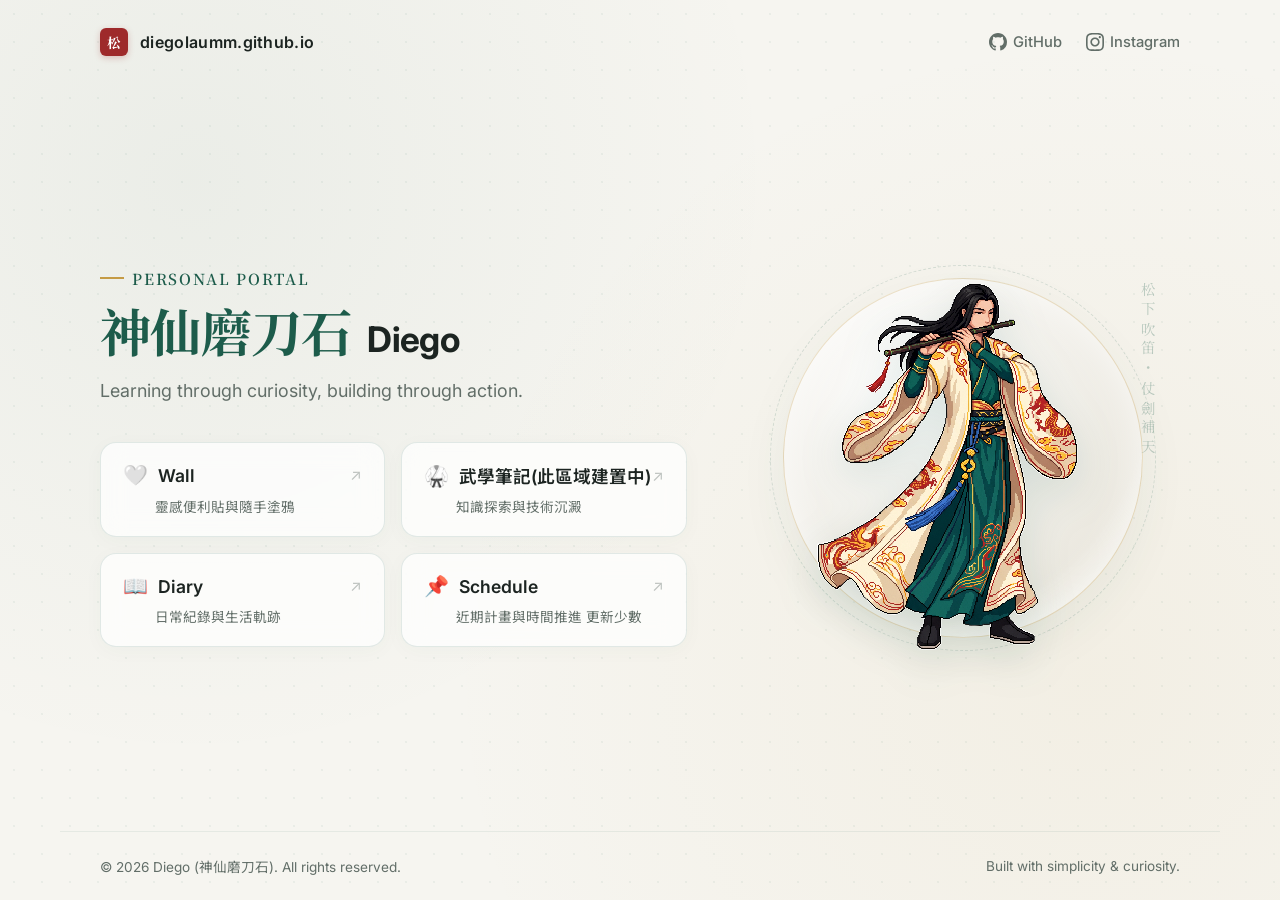
<file: index.html>
<!DOCTYPE html>
<html lang="zh-TW">
<head>
    <meta charset="UTF-8">
    <meta name="viewport" content="width=device-width, initial-scale=1.0">
    <title>Diego | 神仙磨刀石</title>
    <link rel="preconnect" href="https://fonts.googleapis.com">
    <link rel="preconnect" href="https://fonts.gstatic.com" crossorigin>
    <link href="https://fonts.googleapis.com/css2?family=Inter:wght@400;500;600;700&family=Noto+Sans+TC:wght@400;500;700&family=Noto+Serif+TC:wght@500;600;700&display=swap" rel="stylesheet">
    
    <style>
        :root {
            --bg-paper: #f6f5f0;         /* 宣紙暖白（吃掉去背白邊的關鍵） */
            --bg-subtle: #eceae2;        /* 淺米灰 */
            --text-main: #1c2421;        /* 濃墨黑 */
            --text-muted: #626e68;       /* 蒼松灰 */
            --accent-pine: #1d5c4b;      /* 松針綠 */
            --accent-gold: #c59b45;      /* 赤金 */
            --card-surface: rgba(255, 255, 255, 0.72);
            --border-light: rgba(29, 92, 75, 0.12);
        }

        * {
            box-sizing: border-box;
            margin: 0;
            padding: 0;
        }

        body {
            font-family: 'Inter', 'Noto Sans TC', sans-serif;
            background-color: var(--bg-paper);
            /* 極淡的宣紙網點與環境光，讓外圍有質感卻不雜亂 */
            background-image: 
                radial-gradient(circle at 15% 20%, rgba(29, 92, 75, 0.05) 0%, transparent 45%),
                radial-gradient(circle at 85% 75%, rgba(197, 155, 69, 0.07) 0%, transparent 50%),
                radial-gradient(rgba(29, 92, 75, 0.06) 1px, transparent 1px);
            background-size: 100% 100%, 100% 100%, 28px 28px;
            color: var(--text-main);
            min-height: 100vh;
            display: flex;
            flex-direction: column;
            justify-content: space-between;
            overflow-x: hidden;
        }

        /* 1. 頂部導覽列：撐開網頁格局，告別「小名片感」 */
        .site-header {
            width: 100%;
            max-width: 1160px;
            margin: 0 auto;
            padding: 28px 40px;
            display: flex;
            align-items: center;
            justify-content: space-between;
            z-index: 2;
        }

        .brand-logo {
            display: flex;
            align-items: center;
            gap: 12px;
            text-decoration: none;
            color: var(--text-main);
        }

        /* 紅色小印章圖騰 */
        .seal-mark {
            width: 28px;
            height: 28px;
            background-color: #9e2a2b;
            color: #fff;
            font-family: 'Noto Serif TC', serif;
            font-size: 0.85rem;
            font-weight: 700;
            display: flex;
            align-items: center;
            justify-content: center;
            border-radius: 6px;
            letter-spacing: 0;
            box-shadow: 0 2px 6px rgba(158, 42, 43, 0.25);
        }

        .brand-text {
            font-weight: 600;
            font-size: 1rem;
            letter-spacing: 0.02em;
        }

        .header-socials {
            display: flex;
            align-items: center;
            gap: 24px;
        }

        .header-socials a {
            display: inline-flex;
            align-items: center;
            gap: 6px;
            color: var(--text-muted);
            text-decoration: none;
            font-size: 0.92rem;
            font-weight: 500;
            transition: color 0.2s ease;
        }

        .header-socials a:hover {
            color: var(--accent-pine);
        }

        .header-socials svg {
            width: 18px;
            height: 18px;
            fill: currentColor;
        }

        /* 2. 中央主視覺區：無邊框開闊佈局 */
        .hero-container {
            width: 100%;
            max-width: 1160px;
            margin: 0 auto;
            padding: 20px 40px;
            display: grid;
            grid-template-columns: 1.15fr 0.85fr;
            align-items: center;
            gap: 60px;
            flex: 1;
            z-index: 1;
        }

        /* 左側：文字與 2x2 導覽矩陣 */
        .hero-content {
            display: flex;
            flex-direction: column;
        }

        .subtitle-tag {
            display: inline-flex;
            align-items: center;
            gap: 8px;
            font-family: 'Noto Serif TC', serif;
            color: var(--accent-pine);
            font-size: 0.95rem;
            font-weight: 600;
            letter-spacing: 0.12em;
            margin-bottom: 12px;
        }

        .subtitle-tag::before {
            content: "";
            display: inline-block;
            width: 24px;
            height: 2px;
            background-color: var(--accent-gold);
        }

        .main-title {
            font-size: 2.2rem;
            font-weight: 700;
            letter-spacing: -0.02em;
            line-height: 1.15;
            margin-bottom: 16px;
            display: flex;
            align-items: baseline;
            gap: 16px;
            flex-wrap: wrap;
        }

        .main-title .zh-title {
            font-family: 'Noto Serif TC', serif;
            font-size: 3.2rem;
            color: var(--accent-pine);
            font-weight: 700;
        }

        .bio-quote {
            color: var(--text-muted);
            font-size: 1.12rem;
            line-height: 1.7;
            margin-bottom: 36px;
            max-width: 520px;
        }

        /* 2x2 導覽方塊：比單排按鈕更有網站感 */
        .portal-grid {
            display: grid;
            grid-template-columns: repeat(2, 1fr);
            gap: 16px;
        }

        .portal-card {
            display: flex;
            flex-direction: column;
            justify-content: space-between;
            padding: 20px 22px;
            background: var(--card-surface);
            backdrop-filter: blur(12px);
            -webkit-backdrop-filter: blur(12px);
            border: 1px solid var(--border-light);
            border-radius: 16px;
            text-decoration: none;
            color: var(--text-main);
            transition: all 0.28s cubic-bezier(0.2, 0.8, 0.2, 1);
            box-shadow: 0 4px 20px rgba(29, 92, 75, 0.03);
        }

        .portal-top {
            display: flex;
            align-items: center;
            justify-content: space-between;
            margin-bottom: 8px;
        }

        .portal-title-group {
            display: flex;
            align-items: center;
            gap: 10px;
            font-weight: 600;
            font-size: 1.1rem;
        }

        .portal-icon {
            font-size: 1.25rem;
        }

        .portal-arrow {
            color: var(--text-muted);
            font-size: 0.95rem;
            opacity: 0.4;
            transition: all 0.25s ease;
        }

        .portal-desc {
            font-size: 0.85rem;
            color: var(--text-muted);
            padding-left: 32px;
        }

        .portal-card:hover {
            transform: translateY(-4px);
            background: #ffffff;
            border-color: var(--accent-pine);
            box-shadow: 0 12px 28px rgba(29, 92, 75, 0.09);
        }

        .portal-card:hover .portal-title-group {
            color: var(--accent-pine);
        }

        .portal-card:hover .portal-arrow {
            opacity: 1;
            transform: translate(3px, -3px);
            color: var(--accent-pine);
        }

        /* 右側：淺色月暈角色舞台（完美解決去背白邊！） */
        .hero-visual {
            position: relative;
            display: flex;
            align-items: center;
            justify-content: center;
            min-height: 420px;
        }

        /* 淺色宣紙月暈背板：讓白邊融入淺底 */
        .moon-backdrop {
            position: absolute;
            width: 360px;
            height: 360px;
            border-radius: 50%;
            background: radial-gradient(circle at 35% 30%, #ffffff 0%, #ebe8df 70%, rgba(229, 232, 227, 0.4) 100%);
            border: 1px solid rgba(197, 155, 69, 0.25);
            box-shadow: inset 0 0 40px rgba(255, 255, 255, 0.8), 0 20px 50px rgba(29, 92, 75, 0.06);
            z-index: 0;
        }

        /* 外圈微細金環 */
        .moon-backdrop::after {
            content: "";
            position: absolute;
            inset: -14px;
            border-radius: 50%;
            border: 1px dashed rgba(29, 92, 75, 0.15);
            pointer-events: none;
        }

        /* 背景直排書法感小字（極淡點綴，增加東方韻味） */
        .vertical-watermark {
            position: absolute;
            right: 5%;
            top: 8%;
            writing-mode: vertical-rl;
            font-family: 'Noto Serif TC', serif;
            font-size: 0.9rem;
            letter-spacing: 0.4em;
            color: rgba(29, 92, 75, 0.28);
            user-select: none;
            z-index: 1;
        }

        .character-img {
            position: relative;
            z-index: 2;
            width: 100%;
            max-width: 310px;
            height: auto;
            object-fit: contain;
            /* 保持像素銳利 */
            image-rendering: -moz-crisp-edges;
            image-rendering: crisp-edges;
            image-rendering: pixelated;
            /* 柔和的淺底陰影，不會讓白邊變明顯 */
            filter: drop-shadow(0 14px 22px rgba(29, 92, 75, 0.14));
            animation: gentle-float 5s ease-in-out infinite;
        }

        @keyframes gentle-float {
            0%, 100% { transform: translateY(0px); }
            50% { transform: translateY(-8px); }
        }

        /* 3. 底部極簡狀態列 */
        .site-footer {
            width: 100%;
            max-width: 1160px;
            margin: 0 auto;
            padding: 24px 40px;
            display: flex;
            align-items: center;
            justify-content: space-between;
            color: var(--text-muted);
            font-size: 0.85rem;
            border-top: 1px solid rgba(29, 92, 75, 0.08);
            z-index: 2;
        }

        /* 響應式：平板與手機版自動調整 */
        @media (max-width: 860px) {
            .site-header {
                padding: 20px 24px;
            }

            .hero-container {
                grid-template-columns: 1fr;
                padding: 16px 24px 40px 24px;
                gap: 32px;
                text-align: center;
            }

            .hero-visual {
                order: -1;
                min-height: 260px;
            }

            .moon-backdrop {
                width: 240px;
                height: 240px;
            }

            .character-img {
                max-width: 200px;
            }

            .vertical-watermark {
                display: none;
            }

            .hero-content {
                align-items: center;
            }

            .main-title {
                justify-content: center;
                font-size: 2.5rem;
            }

            .main-title .zh-title {
                font-size: 1.8rem;
            }

            .portal-grid {
                width: 100%;
                max-width: 500px;
                text-align: left;
            }

            .site-footer {
                flex-direction: column;
                gap: 8px;
                padding: 20px 24px;
                text-align: center;
            }
        }

        @media (max-width: 520px) {
            .portal-grid {
                grid-template-columns: 1fr;
            }
        }
    </style>
</head>
<body>

    <!-- 頂部導覽列 -->
    <header class="site-header">
        <a href="./" class="brand-logo">
            <span class="seal-mark">松</span>
            <span class="brand-text">diegolaumm.github.io</span>
        </a>
        <div class="header-socials">
            <a href="https://github.com/diegolaumm" target="_blank" rel="noopener">
                <svg viewBox="0 0 24 24"><path d="M12 0C5.37 0 0 5.37 0 12c0 5.31 3.435 9.795 8.205 11.385.6.105.825-.255.825-.57 0-.285-.015-1.23-.015-2.235-3.015.555-3.795-.735-4.035-1.41-.135-.345-.72-1.41-1.23-1.695-.42-.225-1.02-.78-.015-.795.945-.015 1.62.87 1.845 1.23 1.08 1.815 2.805 1.305 3.495.99.105-.78.42-1.305.765-1.605-2.67-.3-5.46-1.335-5.46-5.925 0-1.305.465-2.385 1.23-3.225-.12-.3-.54-1.53.12-3.18 0 0 1.005-.315 3.3 1.23.96-.27 1.98-.405 3-.405s2.04.135 3 .405c2.295-1.56 3.3-1.23 3.3-1.23.66 1.65.24 2.88.12 3.18.765.84 1.23 1.905 1.23 3.225 0 4.605-2.805 5.625-5.475 5.925.435.375.81 1.095.81 2.22 0 1.605-.015 2.895-.015 3.3 0 .315.225.69.825.57A12.02 12.02 0 0024 12c0-6.63-5.37-12-12-12z"/></svg>
                GitHub
            </a>
            <a href="#" target="_blank" rel="noopener">
                <svg viewBox="0 0 24 24"><path d="M12 2.163c3.204 0 3.584.012 4.85.07 3.252.148 4.771 1.691 4.919 4.919.058 1.265.069 1.645.069 4.849 0 3.205-.012 3.584-.069 4.849-.149 3.225-1.664 4.771-4.919 4.919-1.266.058-1.644.07-4.85.07-3.204 0-3.584-.012-4.849-.07-3.26-.149-4.771-1.699-4.919-4.92-.058-1.265-.07-1.644-.07-4.849 0-3.204.013-3.583.07-4.849.149-3.227 1.664-4.771 4.919-4.919 1.266-.057 1.645-.069 4.849-.069zm0-2.163c-3.259 0-3.667.014-4.947.072-4.358.2-6.78 2.618-6.98 6.98-.059 1.281-.073 1.689-.073 4.948 0 3.259.014 3.668.072 4.948.2 4.358 2.618 6.78 6.98 6.98 1.281.058 1.689.072 4.948.072 3.259 0 3.668-.014 4.948-.072 4.354-.2 6.782-2.618 6.979-6.98.059-1.28.073-1.689.073-4.948 0-3.259-.014-3.667-.072-4.947-.196-4.354-2.617-6.78-6.979-6.98-1.281-.059-1.69-.073-4.949-.073zm0 5.838c-3.403 0-6.162 2.759-6.162 6.162s2.759 6.163 6.162 6.163 6.162-2.759 6.162-6.163c0-3.403-2.759-6.162-6.162-6.162zm0 10.162c-2.209 0-4-1.79-4-4 0-2.209 1.791-4 4-4s4 1.791 4 4c0 2.21-1.791 4-4 4zm6.406-11.845c-.796 0-1.441.645-1.441 1.44s.645 1.44 1.441 1.44c.795 0 1.439-.645 1.439-1.44s-.644-1.44-1.439-1.44z"/></svg>
                Instagram
            </a>
        </div>
    </header>

    <!-- 中央主視覺與導覽 -->
    <main class="hero-container">
        <!-- 左側文字與 2x2 傳送門 -->
        <section class="hero-content">
            <div class="subtitle-tag">PERSONAL PORTAL</div>
            <h1 class="main-title">
	 <span class="zh-title">神仙磨刀石</span>
                <span>Diego</span>
            </h1>
            <p class="bio-quote">Learning through curiosity, building through action.</p>

            <nav class="portal-grid">
                <a href="./wall/" class="portal-card">
                    <div class="portal-top">
                        <span class="portal-title-group">
                            <span class="portal-icon">🤍</span>
                            <span>Wall</span>
                        </span>
                        <span class="portal-arrow">↗</span>
                    </div>
                    <span class="portal-desc">靈感便利貼與隨手塗鴉</span>
                </a>

                <a href="./wuxue/" class="portal-card">
                    <div class="portal-top">
                        <span class="portal-title-group">
                            <span class="portal-icon">🥋</span>
                            <span>武學筆記(此區域建置中)</span>
                        </span>
                        <span class="portal-arrow">↗</span>
                    </div>
                    <span class="portal-desc">知識探索與技術沉澱</span>
                </a>

                <a href="./wall/daily/" class="portal-card">
                    <div class="portal-top">
                        <span class="portal-title-group">
                            <span class="portal-icon">📖</span>
                            <span>Diary</span>
                        </span>
                        <span class="portal-arrow">↗</span>
                    </div>
                    <span class="portal-desc">日常紀錄與生活軌跡</span>
                </a>

                <a href="./schedule/" class="portal-card">
                    <div class="portal-top">
                        <span class="portal-title-group">
                            <span class="portal-icon">📌</span>
                            <span>Schedule</span>
                        </span>
                        <span class="portal-arrow">↗</span>
                    </div>
                    <span class="portal-desc">近期計畫與時間推進 更新少數</span>
                </a>
            </nav>
        </section>

        <!-- 右側淺色月暈角色舞台 -->
        <section class="hero-visual">
            <div class="moon-backdrop"></div>
            <div class="vertical-watermark">松下吹笛・仗劍補天</div>
            <img src="./avatar.png" alt="神仙磨刀石 - Diego" class="character-img">
        </section>
    </main>

    <!-- 底部版權與狀態列 -->
    <footer class="site-footer">
        <span>© 2026 Diego (神仙磨刀石). All rights reserved.</span>
        <span>Built with simplicity & curiosity.</span>
    </footer>

</body>
</html>
</file>
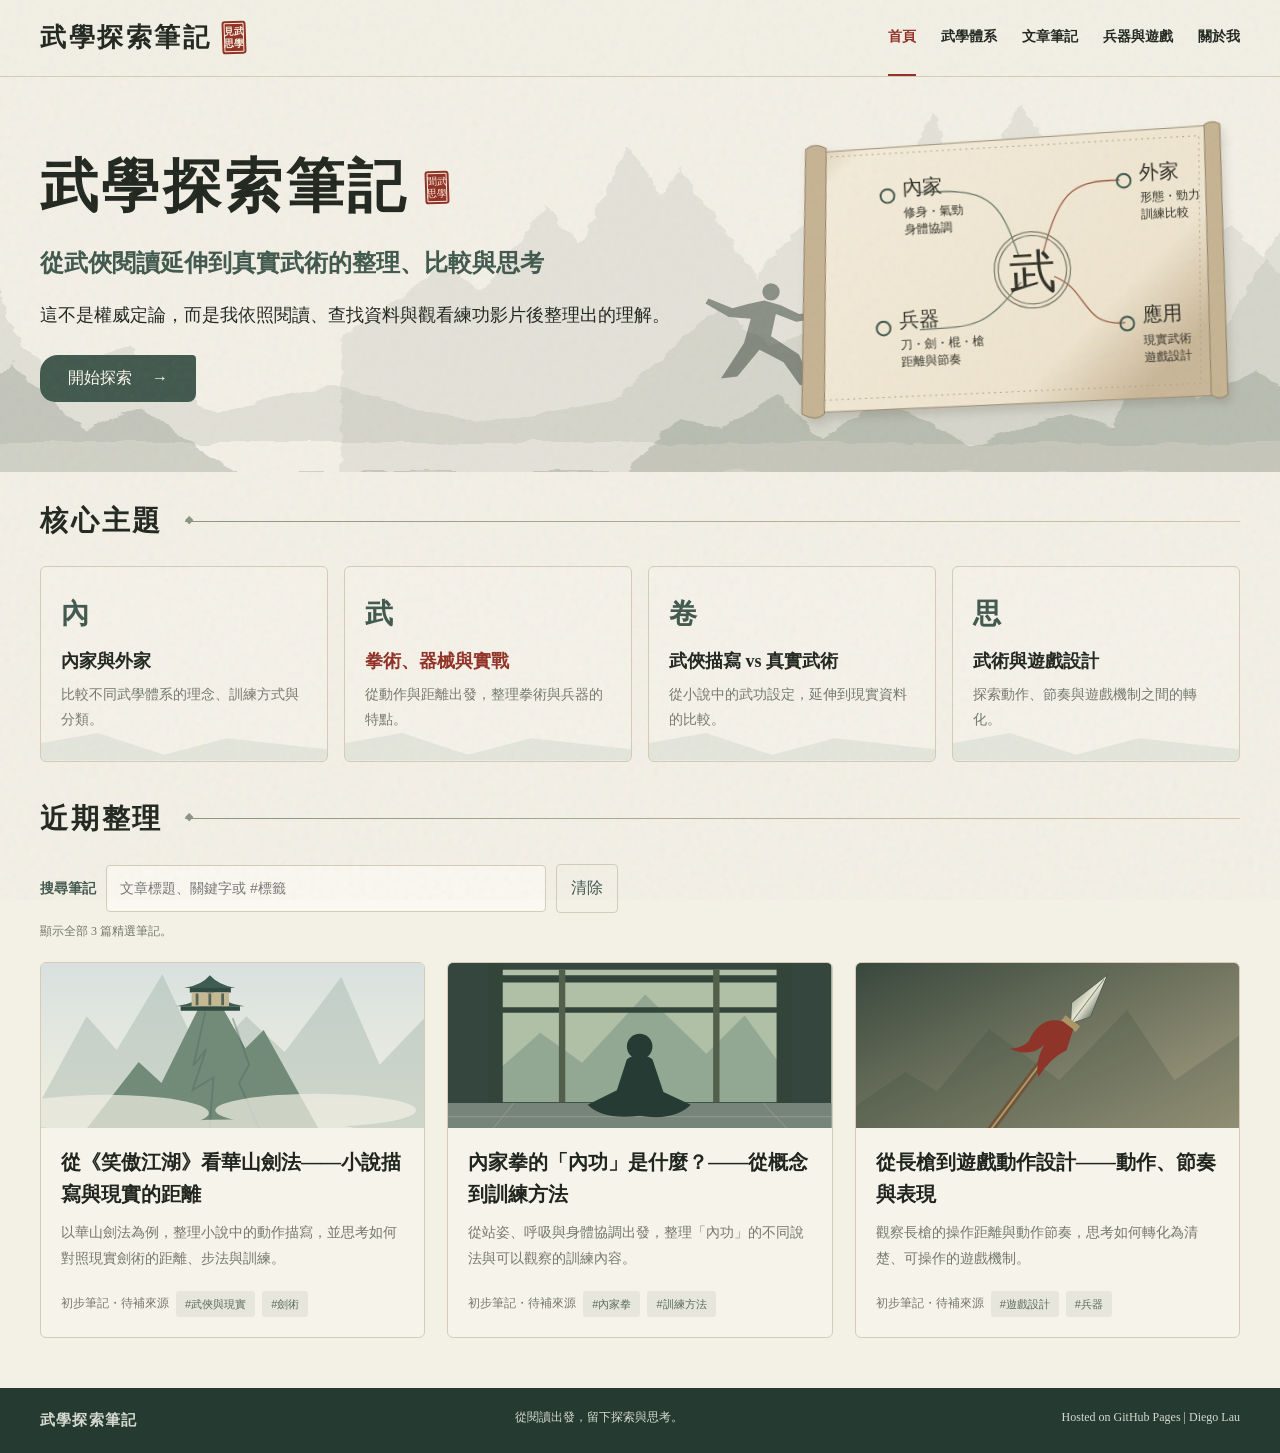
<file: wuxue/index.html>
<!DOCTYPE html>
<html lang="zh-Hant">
<head><script>document.documentElement.classList.add("js");</script><meta charset="UTF-8"><meta name="viewport" content="width=device-width, initial-scale=1"><meta name="theme-color" content="#40584d"><meta name="description" content="從武俠閱讀延伸到真實武術的整理、比較與思考。"><title>首頁｜武學探索筆記</title><link rel="stylesheet" href="style.css"></head>
<body><a class="skip" href="#main">跳至主要內容</a>
<header class="header"><div class="container header-inner"><a class="brand" href="index.html"><span>武學探索筆記</span><span class="seal" aria-hidden="true">見武<br>思學</span></a><button class="menu" id="menu-toggle" type="button" aria-label="切換導覽選單" aria-controls="main-nav" aria-expanded="false">選單</button><nav class="nav" id="main-nav" aria-label="主要導覽"><a href="index.html" aria-current="page">首頁</a><a href="index.html#topics">武學體系</a><a href="index.html#recent">文章筆記</a><a href="articles/spear-game-design.html">兵器與遊戲</a><a href="about.html">關於我</a></nav></div></header>
<main id="main"><section class="hero" aria-labelledby="hero-title"><svg class="landscape" viewBox="0 0 1600 410" preserveAspectRatio="xMidYMax slice" aria-hidden="true"><defs><filter id="ink-texture" x="-10%" y="-10%" width="120%" height="120%"><feTurbulence type="fractalNoise" baseFrequency=".018 .08" numOctaves="3" seed="8" result="noise"/><feDisplacementMap in="SourceGraphic" in2="noise" scale="12" xChannelSelector="R" yChannelSelector="G"/></filter></defs><g filter="url(#ink-texture)"><path d="M490 270 600 196l35 28 67-90 35 40 50-102 34 50 22-27 77 113 55-64 51 61 77-168 40 89 53-98 70 111 56-40 47 79 45-24 91 91v166H490z" fill="#9b9e90" opacity=".17"/><path d="m0 335 55-92 23 41 41-145 25 118 45 55 78-31 92 68 122-30 148 42 142-25 110-96 54 40 69-29 84 49 75-45 75 61 115-70 53 17 71-129 39 67 64-96 65 116v159H0z" fill="#869180" opacity=".16"/><path d="m0 395 67-51 30 15 50-61 77 68 58-22 97 66h405l57-56 43 11 57-36 47 47 64-43 90 49 104-34 45 15 40-98 46 69 63-31 57 52 43-13v73H0z" fill="#697463" opacity=".25"/></g><g transform="translate(936 247)" fill="#333e32" opacity=".5"><circle cy="-24" r="9"/><path d="m-7-15 17 5 19 9 28-3 4 6-35 5-21-8-5 23 29 19 13 30-12 2-17-24-25-13-23 28-17 2 24-37 7-25-23-2-24-14 3-5 25 10 15-4z"/></g></svg><div class="container hero-inner"><div><div class="title-row"><h1 id="hero-title">武學探索筆記</h1><span class="seal" aria-hidden="true">聞武<br>思學</span></div><p class="subtitle">從武俠閱讀延伸到真實武術的整理、比較與思考</p><p class="hero-description">這不是權威定論，而是我依照閱讀、查找資料與觀看練功影片後整理出的理解。</p><a class="brush-button" href="#topics">開始探索 <span aria-hidden="true">→</span></a></div><div class="scroll"><svg viewBox="0 0 460 310" role="group" aria-label="武學探索心智圖：點擊節點前往相關文章"><defs><linearGradient id="scroll-paper" x2="1" y2=".7"><stop stop-color="#d1bea0"/><stop offset=".13" stop-color="#f3ebd8"/><stop offset=".8" stop-color="#eee4ce"/><stop offset="1" stop-color="#c9b697"/></linearGradient><filter id="node-glow" x="-30%" y="-40%" width="160%" height="180%"><feDropShadow dx="0" dy="0" stdDeviation="2.5" flood-color="#c9ae69" flood-opacity=".5"/></filter></defs><path d="m26 20 410-7-9 276-419-4z" fill="url(#scroll-paper)" stroke="#9d8e73"/><path d="M42 25 425 23 414 276 21 273z" fill="none" stroke="#b1a082" stroke-dasharray="2 4"/><path d="M23 16q9-7 21 0L28 287q-8 8-23-1zM431 12q8-5 16 0l-6 277q-10 6-17-1z" fill="#c6b392" stroke="#918167"/><g fill="none" stroke-width="1.3"><path d="M235 137C218 75 207 65 134 66M236 163c-39 44-48 43-106 43" stroke="#677c6d"/><path d="M260 134c21-68 39-71 82-70M270 159c35 16 25 53 70 51" stroke="#9b5a43"/><circle cx="248" cy="151" r="39" stroke="#7f7d67"/><circle cx="248" cy="151" r="35" stroke="#7f7d67"/></g><text x="248" y="170" text-anchor="middle" font-family="serif" font-size="48" fill="#302f26">武</text><a class="map-node" href="articles/internal-training.html" aria-label="內家：前往相關筆記"><rect class="map-hit" x="91" y="45" width="96" height="73" rx="9"/><circle cx="104" cy="68" r="7" fill="none" stroke="#40584d" stroke-width="2"/><g fill="#302f26" font-family="serif"><text x="120" y="67" font-size="20">內家</text><text x="120" y="90" font-size="12">修身・氣勁</text><text x="120" y="107" font-size="12">身體協調</text></g></a><a class="map-node" href="articles/internal-training.html#comparison" aria-label="外家：前往相關筆記"><rect class="map-hit" x="333" y="42" width="96" height="73" rx="9"/><circle cx="346" cy="65" r="7" fill="none" stroke="#40584d" stroke-width="2"/><g fill="#302f26" font-family="serif"><text x="362" y="64" font-size="20">外家</text><text x="362" y="87" font-size="12">形態・勁力</text><text x="362" y="104" font-size="12">訓練比較</text></g></a><a class="map-node" href="articles/spear-game-design.html" aria-label="兵器：前往相關筆記"><rect class="map-hit" x="80" y="180" width="96" height="73" rx="9"/><circle cx="93" cy="203" r="7" fill="none" stroke="#40584d" stroke-width="2"/><g fill="#302f26" font-family="serif"><text x="109" y="202" font-size="20">兵器</text><text x="109" y="225" font-size="12">刀・劍・棍・槍</text><text x="109" y="242" font-size="12">距離與節奏</text></g></a><a class="map-node" href="articles/spear-game-design.html#prototype" aria-label="應用：前往相關筆記"><rect class="map-hit" x="329" y="188" width="96" height="73" rx="9"/><circle cx="342" cy="211" r="7" fill="none" stroke="#40584d" stroke-width="2"/><g fill="#302f26" font-family="serif"><text x="358" y="210" font-size="20">應用</text><text x="358" y="233" font-size="12">現實武術</text><text x="358" y="250" font-size="12">遊戲設計</text></g></a></svg></div></div></section><section class="container section" id="topics" aria-labelledby="topics-title"><div class="heading"><h2 id="topics-title">核心主題</h2><span class="rule" aria-hidden="true"></span></div><div class="topics"><a class="topic" href="articles/internal-training.html"><span class="topic-symbol" aria-hidden="true">內</span><h3>內家與外家</h3><p>比較不同武學體系的理念、訓練方式與分類。</p></a><a class="topic" href="articles/spear-game-design.html"><span class="topic-symbol" aria-hidden="true">武</span><h3>拳術、器械與實戰</h3><p>從動作與距離出發，整理拳術與兵器的特點。</p></a><a class="topic" href="articles/huashan-sword.html"><span class="topic-symbol" aria-hidden="true">卷</span><h3>武俠描寫 vs 真實武術</h3><p>從小說中的武功設定，延伸到現實資料的比較。</p></a><a class="topic" href="articles/spear-game-design.html#prototype"><span class="topic-symbol" aria-hidden="true">思</span><h3>武術與遊戲設計</h3><p>探索動作、節奏與遊戲機制之間的轉化。</p></a></div></section><section class="container section recent" id="recent" aria-labelledby="recent-title"><div class="heading"><h2 id="recent-title">近期整理</h2><span class="rule" aria-hidden="true"></span></div><form class="search-form" id="search-form" role="search"><label for="search-input">搜尋筆記</label><input id="search-input" type="search" placeholder="文章標題、關鍵字或 #標籤" autocomplete="off"><button class="clear" id="clear-search" type="button">清除</button></form><p class="status" id="search-status" role="status" aria-live="polite">目前顯示三篇精選筆記。</p><div class="articles"><article class="article-card" data-tags="武俠與現實,劍術"><a class="article-link" href="articles/huashan-sword.html"><div class="visual"><svg xmlns="http://www.w3.org/2000/svg" viewBox="0 0 420 200" preserveAspectRatio="xMidYMid slice" role="img" aria-label="雲霧中的山峰與傳統樓閣示意圖"><defs><linearGradient id="sky" x2="0" y2="1"><stop stop-color="#d7e0df"/><stop offset="1" stop-color="#f2f0df"/></linearGradient></defs><rect width="420" height="200" fill="url(#sky)"/><path d="m0 160 50-92 33 37 50-83 45 96 47-50 42 39 62-82 42 96 49-51v130H0z" fill="#9baea7" opacity=".4"/><path d="m43 200 64-82 25 23 53-107 39 69 20-20 65 117z" fill="#728b78"/><path d="m180 63-13 59 14-18-15 45 23-14-5 65M210 70l18 51-11 20 26 59" fill="none" stroke="#4d655a" stroke-width="2" opacity=".4"/><g transform="translate(185 37)"><path d="M-32 20h65v5h-65zM-22 0h45v5h-45z" fill="#314b43"/><path d="M-37 20q23-3 37-17 15 14 38 17zM-28 0q19-3 28-14Q10-3 28 0z" fill="#3f5c52"/><path d="M-20 5h41v15h-41z" fill="#c4b993"/><path d="M-14 6v13M0 6v13M14 6v13" stroke="#566455" stroke-width="3"/></g><g fill="#f2f0e5" opacity=".7"><ellipse cx="72" cy="174" rx="112" ry="20"/><ellipse cx="301" cy="171" rx="110" ry="18"/><ellipse cx="215" cy="200" rx="150" ry="19"/></g></svg></div><div class="card-copy"><h3>從《笑傲江湖》看華山劍法——小說描寫與現實的距離</h3><p>以華山劍法為例，整理小說中的動作描寫，並思考如何對照現實劍術的距離、步法與訓練。</p></div></a><div class="meta"><span>初步筆記・待補來源</span><a class="tag" href="index.html?tag=武俠與現實#recent" data-tag="武俠與現實">#武俠與現實</a><a class="tag" href="index.html?tag=劍術#recent" data-tag="劍術">#劍術</a></div></article><article class="article-card" data-tags="內家拳,訓練方法"><a class="article-link" href="articles/internal-training.html"><div class="visual"><svg xmlns="http://www.w3.org/2000/svg" viewBox="0 0 420 200" preserveAspectRatio="xMidYMid slice" role="img" aria-label="庭院中的靜坐人影示意圖"><rect width="420" height="200" fill="#34463e"/><rect x="49" y="17" width="322" height="145" fill="#afc0a7"/><path d="m49 132 52-46 46 33 69-75 67 65 42-42 46 63v32H49z" fill="#789180" opacity=".5"/><path d="M44 0h16v176H44zM360 0h16v176h-16zM49 23h322v8H49zM49 58h322v6H49z" fill="#33453b"/><path d="M125 17v145M294 17v145" stroke="#52604b" stroke-width="7"/><path d="M0 163h420v37H0z" fill="#768479"/><path d="M0 178h420M72 163l-30 37M345 163l35 37" stroke="#c2c5ad" opacity=".4"/><g fill="#253b33"><circle cx="210" cy="101" r="14"/><path d="M196 115q14-10 28 0l12 36 30 14q-18 18-56 12-40 5-57-12l32-16z"/></g></svg></div><div class="card-copy"><h3>內家拳的「內功」是什麼？——從概念到訓練方法</h3><p>從站姿、呼吸與身體協調出發，整理「內功」的不同說法與可以觀察的訓練內容。</p></div></a><div class="meta"><span>初步筆記・待補來源</span><a class="tag" href="index.html?tag=內家拳#recent" data-tag="內家拳">#內家拳</a><a class="tag" href="index.html?tag=訓練方法#recent" data-tag="訓練方法">#訓練方法</a></div></article><article class="article-card" data-tags="遊戲設計,兵器"><a class="article-link" href="articles/spear-game-design.html"><div class="visual"><svg xmlns="http://www.w3.org/2000/svg" viewBox="0 0 420 200" preserveAspectRatio="xMidYMid slice" role="img" aria-label="帶有紅纓的長槍示意圖"><defs><linearGradient id="spear-bg" x2="1" y2="1"><stop stop-color="#36463b"/><stop offset="1" stop-color="#aaa284"/></linearGradient><linearGradient id="metal" x2="1" y2="0"><stop stop-color="#b2b7a5"/><stop offset=".5" stop-color="#ecead5"/><stop offset="1" stop-color="#7a847a"/></linearGradient></defs><rect width="420" height="200" fill="url(#spear-bg)"/><path d="m0 166 54-37 35 21 57-68 77 56 74-77 52 77 71-49v111H0z" fill="#34483a" opacity=".2"/><g transform="translate(211 108) rotate(37)"><path d="M-4-43h8v170h-8z" fill="#6f553a"/><path d="M-1-43h2v170h-2z" fill="#b19a6b"/><path d="M0-107-13-59 0-40 13-59z" fill="url(#metal)" stroke="#515d53"/><path d="M0-101v57" stroke="#718075"/><path d="M-10-44h20v8h-20z" fill="#aa9766"/><path d="M-8-37q-24 10-17 40-2 12-12 19 24-5 28-26 2 20 16 32-2-25 7-42l-8-23z" fill="#8e3429"/></g></svg></div><div class="card-copy"><h3>從長槍到遊戲動作設計——動作、節奏與表現</h3><p>觀察長槍的操作距離與動作節奏，思考如何轉化為清楚、可操作的遊戲機制。</p></div></a><div class="meta"><span>初步筆記・待補來源</span><a class="tag" href="index.html?tag=遊戲設計#recent" data-tag="遊戲設計">#遊戲設計</a><a class="tag" href="index.html?tag=兵器#recent" data-tag="兵器">#兵器</a></div></article></div><p class="empty" id="empty-results" hidden>沒有符合的筆記，請更換關鍵字或清除搜尋。</p></section></main>
<footer class="footer"><div class="container footer-inner"><a class="footer-brand" href="index.html">武學探索筆記</a><span>從閱讀出發，留下探索與思考。</span><span>Hosted on GitHub Pages | <a href="about.html">Diego Lau</a></span></div></footer>
<script>
const menu=document.getElementById('menu-toggle');
const nav=document.getElementById('main-nav');
function closeMenu(){nav.classList.remove('open');menu.setAttribute('aria-expanded','false');menu.textContent='選單';}
menu.addEventListener('click',()=>{const open=menu.getAttribute('aria-expanded')!=='true';nav.classList.toggle('open',open);menu.setAttribute('aria-expanded',String(open));menu.textContent=open?'關閉':'選單';});
nav.addEventListener('click',e=>{if(e.target.closest('a'))closeMenu();});
document.addEventListener('keydown',e=>{if(e.key==='Escape'&&nav.classList.contains('open')){closeMenu();menu.focus();}});
window.matchMedia('(min-width:801px)').addEventListener('change',e=>{if(e.matches)closeMenu();});
</script><script>
const input=document.getElementById('search-input');
const cards=[...document.querySelectorAll('.article-card')];
const status=document.getElementById('search-status');
const empty=document.getElementById('empty-results');
const normalize=s=>s.normalize('NFKC').trim().toLocaleLowerCase();
let selectedTag=new URLSearchParams(location.search).get('tag')||'';
if(selectedTag)input.value='#'+selectedTag;
function filter(){let count=0;const query=normalize(input.value);for(const card of cards){const match=selectedTag?card.dataset.tags.split(',').includes(selectedTag):!query||normalize(card.textContent).includes(query);card.hidden=!match;if(match)count++;}empty.hidden=count>0;status.textContent=query?'找到 '+count+' 篇符合「'+input.value.trim()+'」的筆記。':'顯示全部 '+count+' 篇精選筆記。';}
function updateURL(){const url=new URL(location.href);if(selectedTag)url.searchParams.set('tag',selectedTag);else url.searchParams.delete('tag');try{history.replaceState(null,'',url);}catch{}}
input.addEventListener('input',()=>{selectedTag='';filter();updateURL();});
document.getElementById('search-form').addEventListener('submit',e=>{e.preventDefault();filter();});
document.getElementById('clear-search').addEventListener('click',()=>{selectedTag='';input.value='';filter();updateURL();input.focus();});
document.querySelectorAll('[data-tag]').forEach(tag=>tag.addEventListener('click',e=>{if(e.ctrlKey||e.metaKey||e.shiftKey||e.altKey)return;e.preventDefault();selectedTag=tag.dataset.tag;input.value='#'+selectedTag;filter();updateURL();input.focus({preventScroll:true});}));
filter();
</script>
</body></html>
</file>
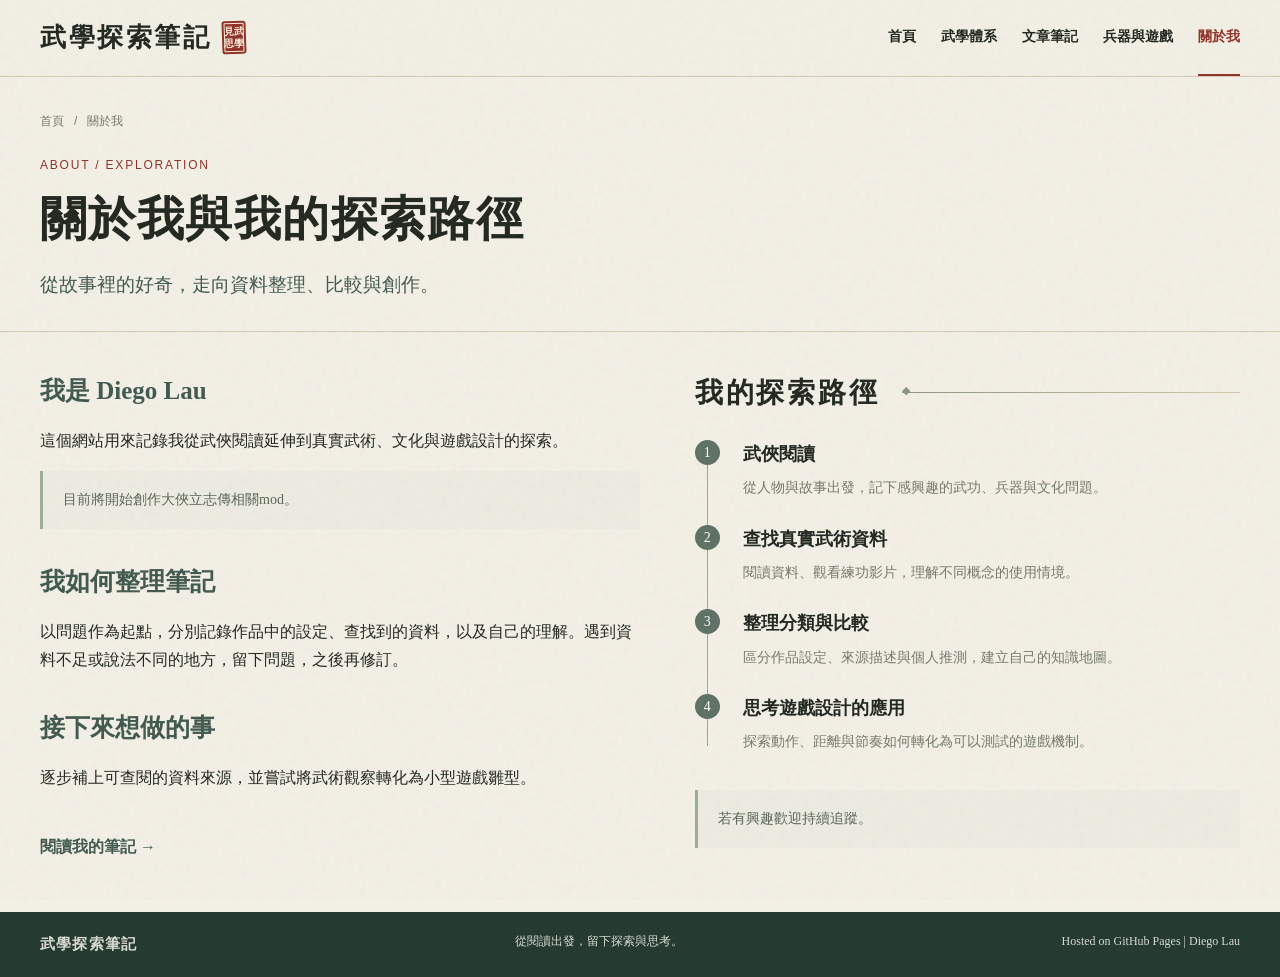
<file: wuxue/about.html>
<!DOCTYPE html>
<html lang="zh-Hant">
<head><script>document.documentElement.classList.add("js");</script><meta charset="UTF-8"><meta name="viewport" content="width=device-width, initial-scale=1"><meta name="theme-color" content="#40584d"><meta name="description" content="Diego Lau 的武學探索起點、整理方式與學習路徑。"><title>關於我｜武學探索筆記</title><link rel="stylesheet" href="style.css"></head>
<body><a class="skip" href="#main">跳至主要內容</a>
<header class="header"><div class="container header-inner"><a class="brand" href="index.html"><span>武學探索筆記</span><span class="seal" aria-hidden="true">見武<br>思學</span></a><button class="menu" id="menu-toggle" type="button" aria-label="切換導覽選單" aria-controls="main-nav" aria-expanded="false">選單</button><nav class="nav" id="main-nav" aria-label="主要導覽"><a href="index.html">首頁</a><a href="index.html#topics">武學體系</a><a href="index.html#recent">文章筆記</a><a href="articles/spear-game-design.html">兵器與遊戲</a><a href="about.html" aria-current="page">關於我</a></nav></div></header>
<main id="main"><section class="page-intro"><div class="container"><nav class="breadcrumbs" aria-label="麵包屑"><a href="index.html">首頁</a><span aria-hidden="true">/</span><span aria-current="page">關於我</span></nav><p class="eyebrow">ABOUT / EXPLORATION</p><h1>關於我與我的探索路徑</h1><p class="lead">從故事裡的好奇，走向資料整理、比較與創作。</p></div></section><div class="container about-grid"><section class="prose" aria-labelledby="about-title"><h2 id="about-title">我是 Diego Lau</h2><p>這個網站用來記錄我從武俠閱讀延伸到真實武術、文化與遊戲設計的探索。</p><!-- 編輯區：在下面加入自己的經驗，不必寫成專家介紹。 --><p class="note">目前將開始創作大俠立志傳相關mod。</p><h2>我如何整理筆記</h2><p>以問題作為起點，分別記錄作品中的設定、查找到的資料，以及自己的理解。遇到資料不足或說法不同的地方，留下問題，之後再修訂。</p><h2>接下來想做的事</h2><p>逐步補上可查閱的資料來源，並嘗試將武術觀察轉化為小型遊戲雛型。</p><a class="back-link" href="index.html#recent">閱讀我的筆記 →</a></section><section id="journey" aria-labelledby="journey-title"><div class="heading"><h2 id="journey-title">我的探索路徑</h2><span class="rule" aria-hidden="true"></span></div><ol class="steps"><li><h3>武俠閱讀</h3><p>從人物與故事出發，記下感興趣的武功、兵器與文化問題。</p></li><li><h3>查找真實武術資料</h3><p>閱讀資料、觀看練功影片，理解不同概念的使用情境。</p></li><li><h3>整理分類與比較</h3><p>區分作品設定、來源描述與個人推測，建立自己的知識地圖。</p></li><li><h3>思考遊戲設計的應用</h3><p>探索動作、距離與節奏如何轉化為可以測試的遊戲機制。</p></li></ol><p class="note">若有興趣歡迎持續追蹤。</p></section></div></main>
<footer class="footer"><div class="container footer-inner"><a class="footer-brand" href="index.html">武學探索筆記</a><span>從閱讀出發，留下探索與思考。</span><span>Hosted on GitHub Pages | <a href="about.html">Diego Lau</a></span></div></footer>
<script>
const menu=document.getElementById('menu-toggle');
const nav=document.getElementById('main-nav');
function closeMenu(){nav.classList.remove('open');menu.setAttribute('aria-expanded','false');menu.textContent='選單';}
menu.addEventListener('click',()=>{const open=menu.getAttribute('aria-expanded')!=='true';nav.classList.toggle('open',open);menu.setAttribute('aria-expanded',String(open));menu.textContent=open?'關閉':'選單';});
nav.addEventListener('click',e=>{if(e.target.closest('a'))closeMenu();});
document.addEventListener('keydown',e=>{if(e.key==='Escape'&&nav.classList.contains('open')){closeMenu();menu.focus();}});
window.matchMedia('(min-width:801px)').addEventListener('change',e=>{if(e.matches)closeMenu();});
</script>
</body></html>
</file>
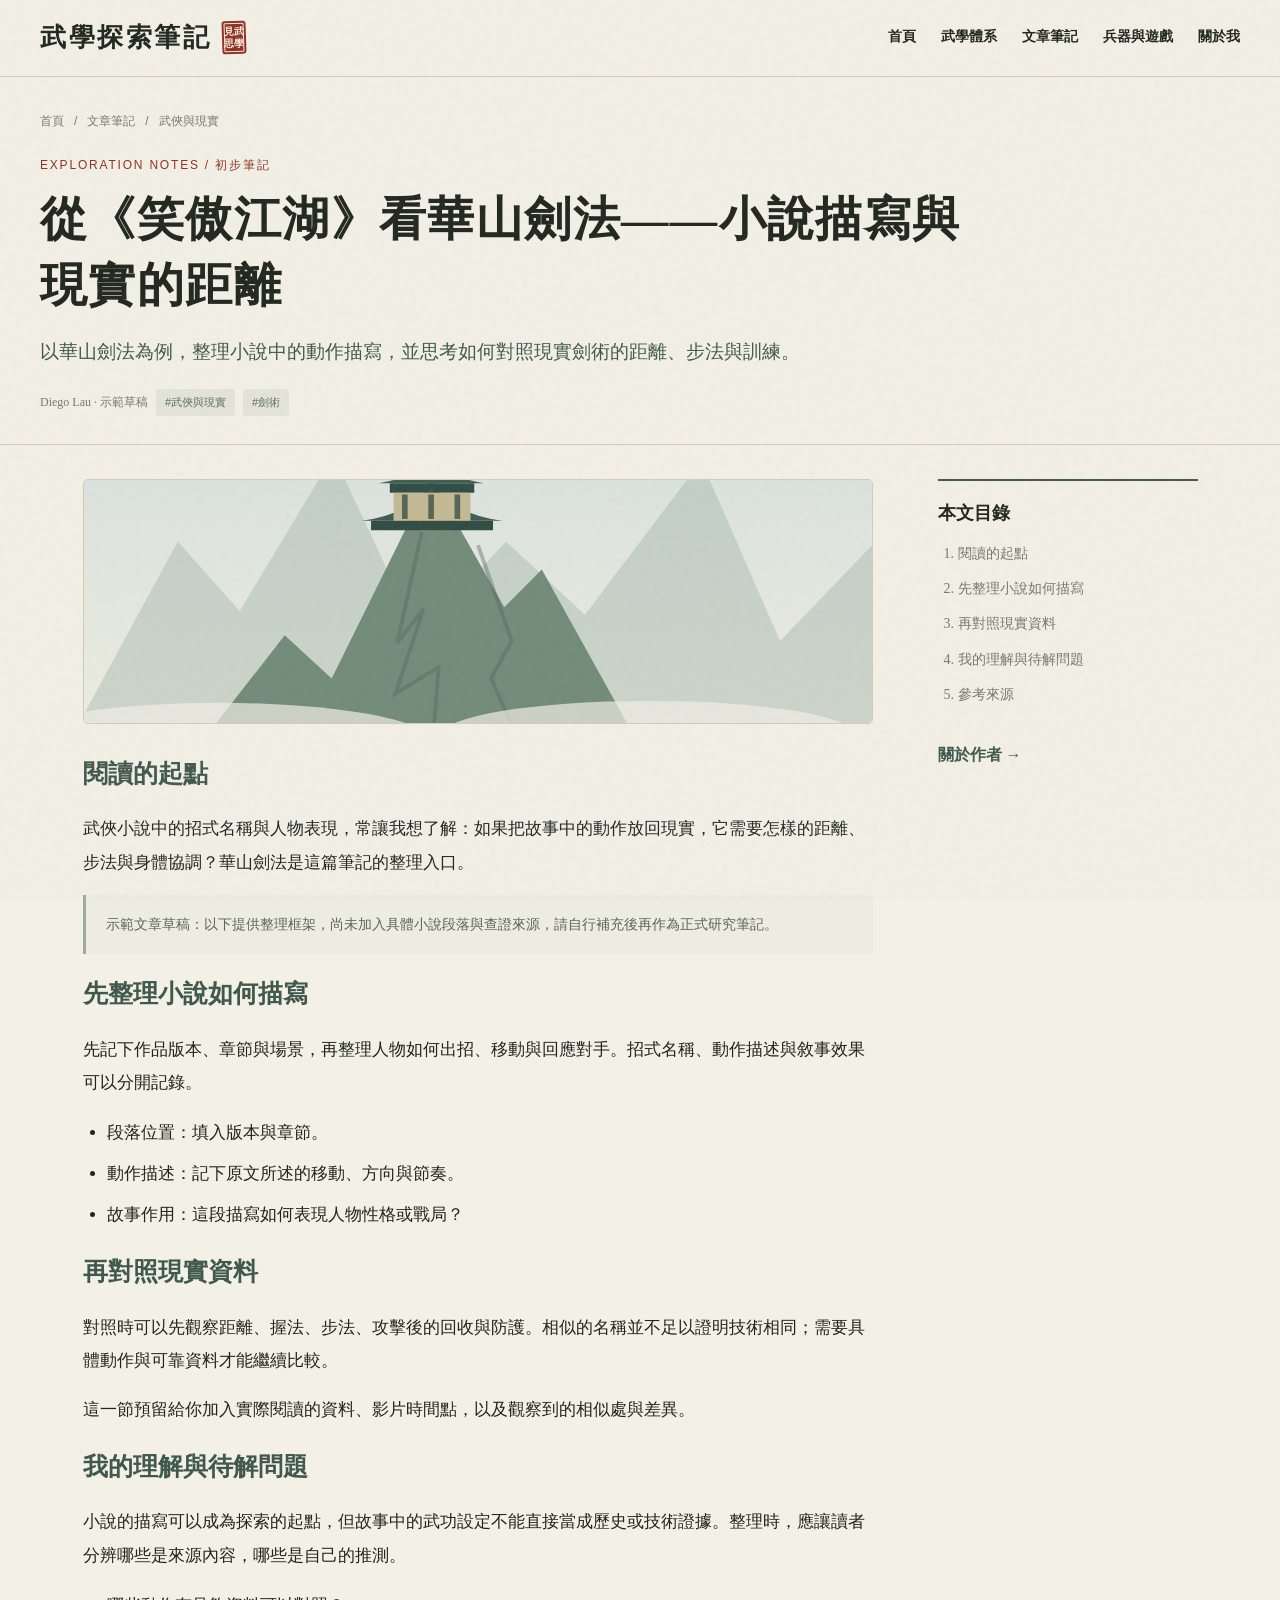
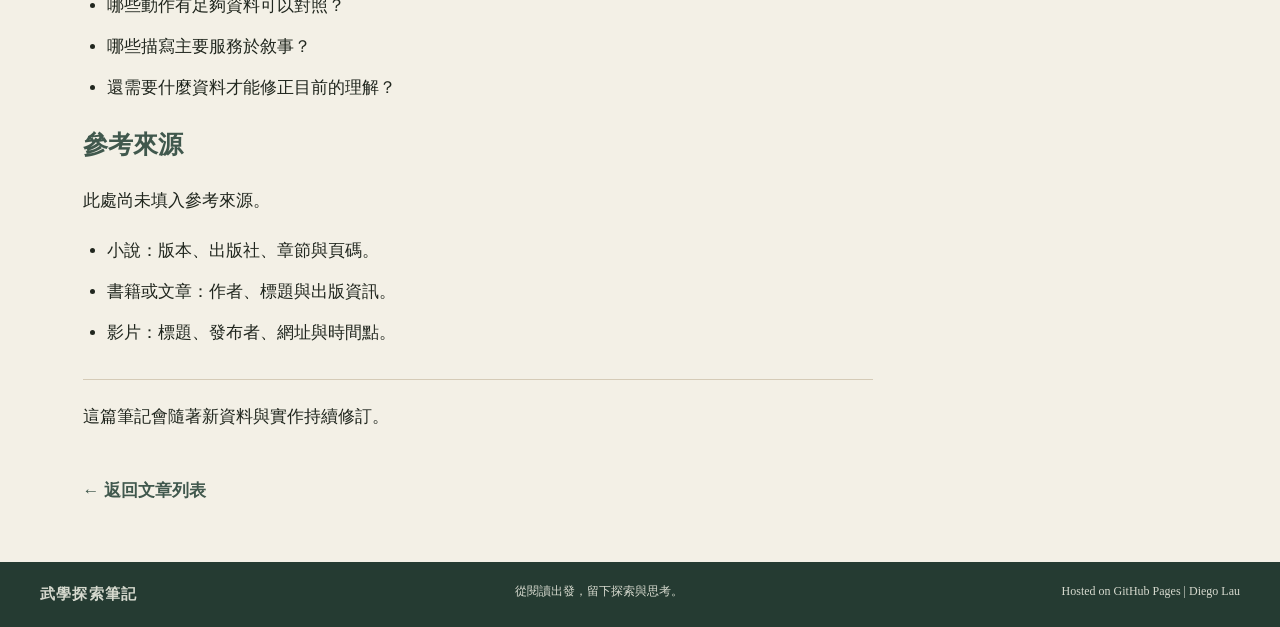
<file: wuxue/articles/huashan-sword.html>
<!DOCTYPE html>
<html lang="zh-Hant">
<head><script>document.documentElement.classList.add("js");</script><meta charset="UTF-8"><meta name="viewport" content="width=device-width, initial-scale=1"><meta name="theme-color" content="#40584d"><meta name="description" content="以華山劍法為例，整理小說中的動作描寫，並思考如何對照現實劍術的距離、步法與訓練。"><title>從《笑傲江湖》看華山劍法——小說描寫與現實的距離｜武學探索筆記</title><link rel="stylesheet" href="../style.css"></head>
<body><a class="skip" href="#main">跳至主要內容</a>
<header class="header"><div class="container header-inner"><a class="brand" href="../index.html"><span>武學探索筆記</span><span class="seal" aria-hidden="true">見武<br>思學</span></a><button class="menu" id="menu-toggle" type="button" aria-label="切換導覽選單" aria-controls="main-nav" aria-expanded="false">選單</button><nav class="nav" id="main-nav" aria-label="主要導覽"><a href="../index.html">首頁</a><a href="../index.html#topics">武學體系</a><a href="../index.html#recent">文章筆記</a><a href="../articles/spear-game-design.html">兵器與遊戲</a><a href="../about.html">關於我</a></nav></div></header>
<main id="main"><header class="page-intro"><div class="container"><nav class="breadcrumbs" aria-label="麵包屑"><a href="../index.html">首頁</a><span aria-hidden="true">/</span><a href="../index.html#recent">文章筆記</a><span aria-hidden="true">/</span><span aria-current="page">武俠與現實</span></nav><p class="eyebrow">EXPLORATION NOTES / 初步筆記</p><h1>從《笑傲江湖》看華山劍法——小說描寫與現實的距離</h1><p class="lead">以華山劍法為例，整理小說中的動作描寫，並思考如何對照現實劍術的距離、步法與訓練。</p><div class="article-info"><span>Diego Lau · 示範草稿</span><a class="tag" href="../index.html?tag=武俠與現實#recent">#武俠與現實</a><a class="tag" href="../index.html?tag=劍術#recent">#劍術</a></div></div></header><div class="container article-layout"><article class="article-body prose"><figure class="article-hero"><svg xmlns="http://www.w3.org/2000/svg" viewBox="0 0 420 200" preserveAspectRatio="xMidYMid slice" role="img" aria-label="雲霧中的山峰與傳統樓閣示意圖"><defs><linearGradient id="sky" x2="0" y2="1"><stop stop-color="#d7e0df"/><stop offset="1" stop-color="#f2f0df"/></linearGradient></defs><rect width="420" height="200" fill="url(#sky)"/><path d="m0 160 50-92 33 37 50-83 45 96 47-50 42 39 62-82 42 96 49-51v130H0z" fill="#9baea7" opacity=".4"/><path d="m43 200 64-82 25 23 53-107 39 69 20-20 65 117z" fill="#728b78"/><path d="m180 63-13 59 14-18-15 45 23-14-5 65M210 70l18 51-11 20 26 59" fill="none" stroke="#4d655a" stroke-width="2" opacity=".4"/><g transform="translate(185 37)"><path d="M-32 20h65v5h-65zM-22 0h45v5h-45z" fill="#314b43"/><path d="M-37 20q23-3 37-17 15 14 38 17zM-28 0q19-3 28-14Q10-3 28 0z" fill="#3f5c52"/><path d="M-20 5h41v15h-41z" fill="#c4b993"/><path d="M-14 6v13M0 6v13M14 6v13" stroke="#566455" stroke-width="3"/></g><g fill="#f2f0e5" opacity=".7"><ellipse cx="72" cy="174" rx="112" ry="20"/><ellipse cx="301" cy="171" rx="110" ry="18"/><ellipse cx="215" cy="200" rx="150" ry="19"/></g></svg></figure><section aria-labelledby="starting"><h2 id="starting">閱讀的起點</h2><p>武俠小說中的招式名稱與人物表現，常讓我想了解：如果把故事中的動作放回現實，它需要怎樣的距離、步法與身體協調？華山劍法是這篇筆記的整理入口。</p><p class="note">示範文章草稿：以下提供整理框架，尚未加入具體小說段落與查證來源，請自行補充後再作為正式研究筆記。</p></section><section aria-labelledby="fiction"><h2 id="fiction">先整理小說如何描寫</h2><p>先記下作品版本、章節與場景，再整理人物如何出招、移動與回應對手。招式名稱、動作描述與敘事效果可以分開記錄。</p><ul><li>段落位置：填入版本與章節。</li><li>動作描述：記下原文所述的移動、方向與節奏。</li><li>故事作用：這段描寫如何表現人物性格或戰局？</li></ul></section><section aria-labelledby="comparison"><h2 id="comparison">再對照現實資料</h2><p>對照時可以先觀察距離、握法、步法、攻擊後的回收與防護。相似的名稱並不足以證明技術相同；需要具體動作與可靠資料才能繼續比較。</p><p>這一節預留給你加入實際閱讀的資料、影片時間點，以及觀察到的相似處與差異。</p></section><section aria-labelledby="reflection"><h2 id="reflection">我的理解與待解問題</h2><p>小說的描寫可以成為探索的起點，但故事中的武功設定不能直接當成歷史或技術證據。整理時，應讓讀者分辨哪些是來源內容，哪些是自己的推測。</p><ul><li>哪些動作有足夠資料可以對照？</li><li>哪些描寫主要服務於敘事？</li><li>還需要什麼資料才能修正目前的理解？</li></ul></section><section aria-labelledby="sources"><h2 id="sources">參考來源</h2><p>此處尚未填入參考來源。</p><ul><li>小說：版本、出版社、章節與頁碼。</li><li>書籍或文章：作者、標題與出版資訊。</li><li>影片：標題、發布者、網址與時間點。</li></ul></section><div class="article-bottom"><p>這篇筆記會隨著新資料與實作持續修訂。</p><a class="back-link" href="../index.html#recent">← 返回文章列表</a></div></article><aside class="toc" aria-label="文章目錄"><h2>本文目錄</h2><ol><li><a href="#starting">閱讀的起點</a></li><li><a href="#fiction">先整理小說如何描寫</a></li><li><a href="#comparison">再對照現實資料</a></li><li><a href="#reflection">我的理解與待解問題</a></li><li><a href="#sources">參考來源</a></li></ol><a class="back-link" href="../about.html">關於作者 →</a></aside></div></main>
<footer class="footer"><div class="container footer-inner"><a class="footer-brand" href="../index.html">武學探索筆記</a><span>從閱讀出發，留下探索與思考。</span><span>Hosted on GitHub Pages | <a href="../about.html">Diego Lau</a></span></div></footer>
<script>
const menu=document.getElementById('menu-toggle');
const nav=document.getElementById('main-nav');
function closeMenu(){nav.classList.remove('open');menu.setAttribute('aria-expanded','false');menu.textContent='選單';}
menu.addEventListener('click',()=>{const open=menu.getAttribute('aria-expanded')!=='true';nav.classList.toggle('open',open);menu.setAttribute('aria-expanded',String(open));menu.textContent=open?'關閉':'選單';});
nav.addEventListener('click',e=>{if(e.target.closest('a'))closeMenu();});
document.addEventListener('keydown',e=>{if(e.key==='Escape'&&nav.classList.contains('open')){closeMenu();menu.focus();}});
window.matchMedia('(min-width:801px)').addEventListener('change',e=>{if(e.matches)closeMenu();});
</script>
</body></html>
</file>
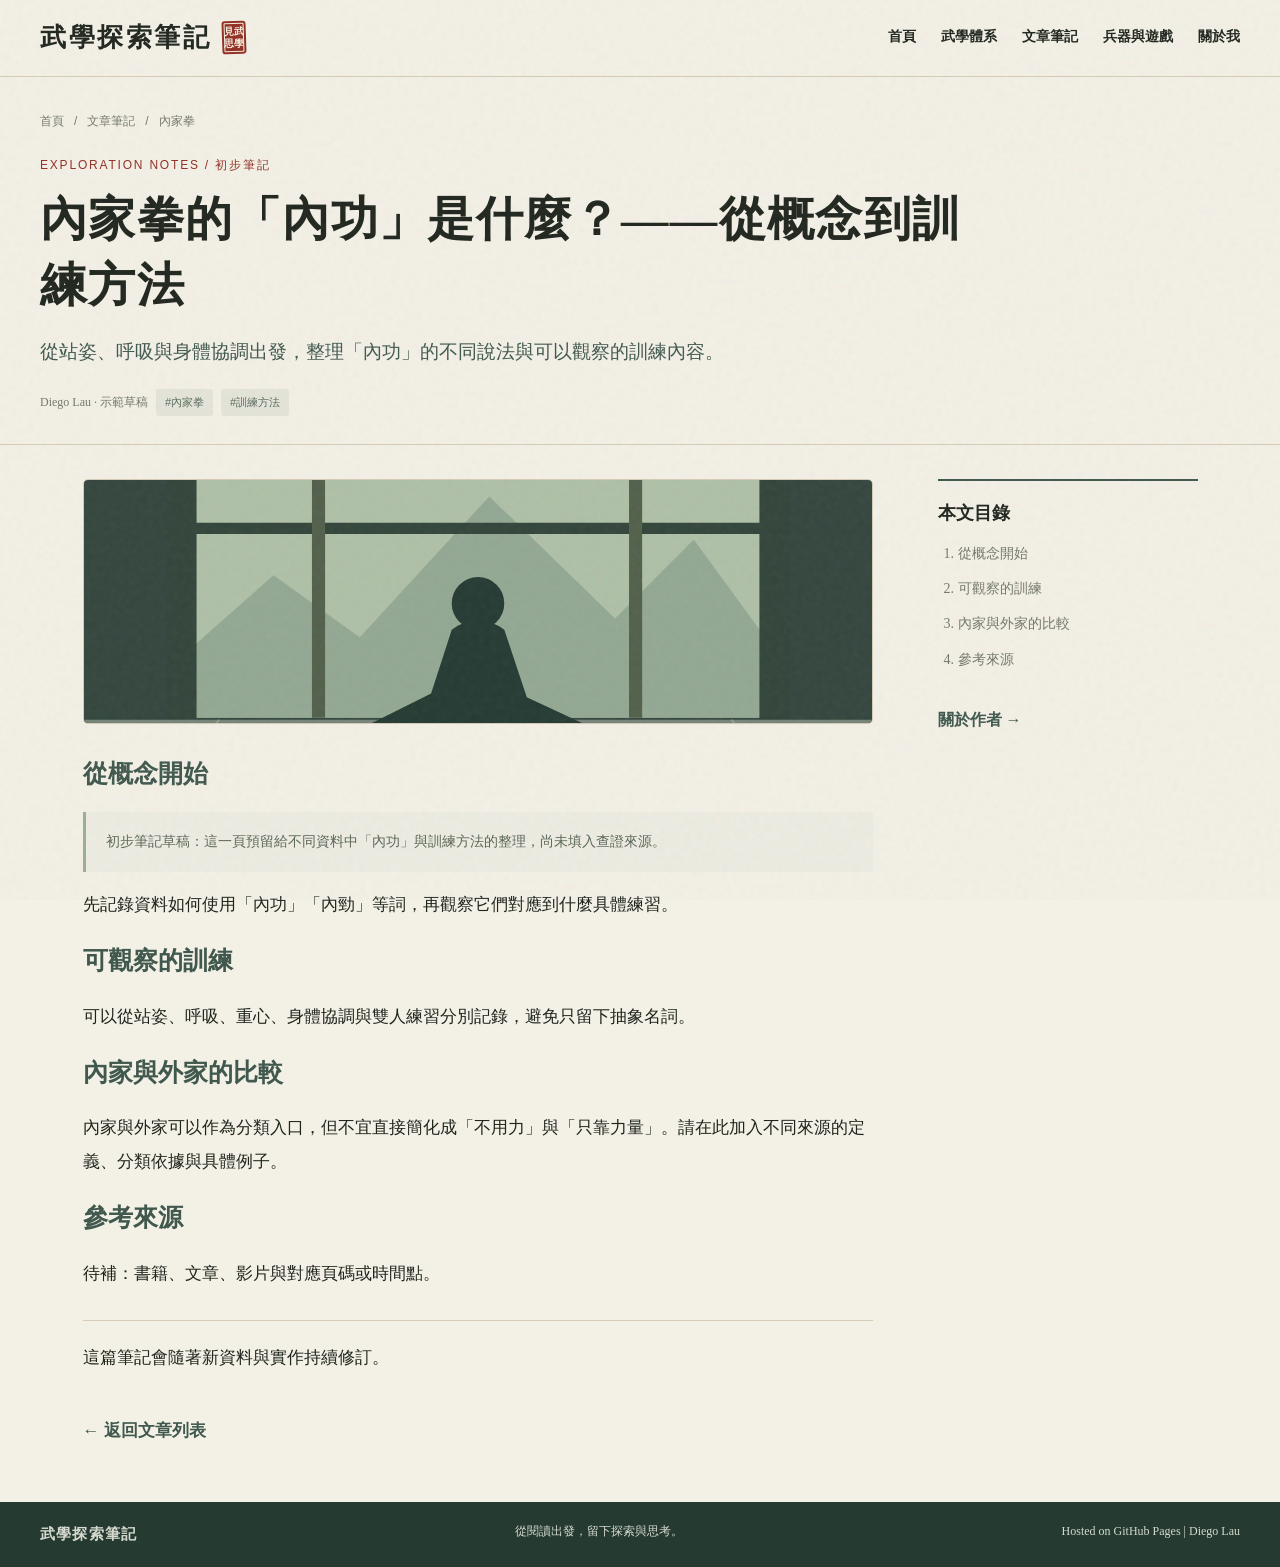
<file: wuxue/articles/internal-training.html>
<!DOCTYPE html>
<html lang="zh-Hant">
<head><script>document.documentElement.classList.add("js");</script><meta charset="UTF-8"><meta name="viewport" content="width=device-width, initial-scale=1"><meta name="theme-color" content="#40584d"><meta name="description" content="從站姿、呼吸與身體協調出發，整理「內功」的不同說法與可以觀察的訓練內容。"><title>內家拳的「內功」是什麼？——從概念到訓練方法｜武學探索筆記</title><link rel="stylesheet" href="../style.css"></head>
<body><a class="skip" href="#main">跳至主要內容</a>
<header class="header"><div class="container header-inner"><a class="brand" href="../index.html"><span>武學探索筆記</span><span class="seal" aria-hidden="true">見武<br>思學</span></a><button class="menu" id="menu-toggle" type="button" aria-label="切換導覽選單" aria-controls="main-nav" aria-expanded="false">選單</button><nav class="nav" id="main-nav" aria-label="主要導覽"><a href="../index.html">首頁</a><a href="../index.html#topics">武學體系</a><a href="../index.html#recent">文章筆記</a><a href="../articles/spear-game-design.html">兵器與遊戲</a><a href="../about.html">關於我</a></nav></div></header>
<main id="main"><header class="page-intro"><div class="container"><nav class="breadcrumbs" aria-label="麵包屑"><a href="../index.html">首頁</a><span aria-hidden="true">/</span><a href="../index.html#recent">文章筆記</a><span aria-hidden="true">/</span><span aria-current="page">內家拳</span></nav><p class="eyebrow">EXPLORATION NOTES / 初步筆記</p><h1>內家拳的「內功」是什麼？——從概念到訓練方法</h1><p class="lead">從站姿、呼吸與身體協調出發，整理「內功」的不同說法與可以觀察的訓練內容。</p><div class="article-info"><span>Diego Lau · 示範草稿</span><a class="tag" href="../index.html?tag=內家拳#recent">#內家拳</a><a class="tag" href="../index.html?tag=訓練方法#recent">#訓練方法</a></div></div></header><div class="container article-layout"><article class="article-body prose"><figure class="article-hero"><svg xmlns="http://www.w3.org/2000/svg" viewBox="0 0 420 200" preserveAspectRatio="xMidYMid slice" role="img" aria-label="庭院中的靜坐人影示意圖"><rect width="420" height="200" fill="#34463e"/><rect x="49" y="17" width="322" height="145" fill="#afc0a7"/><path d="m49 132 52-46 46 33 69-75 67 65 42-42 46 63v32H49z" fill="#789180" opacity=".5"/><path d="M44 0h16v176H44zM360 0h16v176h-16zM49 23h322v8H49zM49 58h322v6H49z" fill="#33453b"/><path d="M125 17v145M294 17v145" stroke="#52604b" stroke-width="7"/><path d="M0 163h420v37H0z" fill="#768479"/><path d="M0 178h420M72 163l-30 37M345 163l35 37" stroke="#c2c5ad" opacity=".4"/><g fill="#253b33"><circle cx="210" cy="101" r="14"/><path d="M196 115q14-10 28 0l12 36 30 14q-18 18-56 12-40 5-57-12l32-16z"/></g></svg></figure><section aria-labelledby="starting"><h2 id="starting">從概念開始</h2><p class="note">初步筆記草稿：這一頁預留給不同資料中「內功」與訓練方法的整理，尚未填入查證來源。</p><p>先記錄資料如何使用「內功」「內勁」等詞，再觀察它們對應到什麼具體練習。</p></section><section aria-labelledby="observation"><h2 id="observation">可觀察的訓練</h2><p>可以從站姿、呼吸、重心、身體協調與雙人練習分別記錄，避免只留下抽象名詞。</p></section><section aria-labelledby="comparison"><h2 id="comparison">內家與外家的比較</h2><p>內家與外家可以作為分類入口，但不宜直接簡化成「不用力」與「只靠力量」。請在此加入不同來源的定義、分類依據與具體例子。</p></section><section aria-labelledby="sources"><h2 id="sources">參考來源</h2><p>待補：書籍、文章、影片與對應頁碼或時間點。</p></section><div class="article-bottom"><p>這篇筆記會隨著新資料與實作持續修訂。</p><a class="back-link" href="../index.html#recent">← 返回文章列表</a></div></article><aside class="toc" aria-label="文章目錄"><h2>本文目錄</h2><ol><li><a href="#starting">從概念開始</a></li><li><a href="#observation">可觀察的訓練</a></li><li><a href="#comparison">內家與外家的比較</a></li><li><a href="#sources">參考來源</a></li></ol><a class="back-link" href="../about.html">關於作者 →</a></aside></div></main>
<footer class="footer"><div class="container footer-inner"><a class="footer-brand" href="../index.html">武學探索筆記</a><span>從閱讀出發，留下探索與思考。</span><span>Hosted on GitHub Pages | <a href="../about.html">Diego Lau</a></span></div></footer>
<script>
const menu=document.getElementById('menu-toggle');
const nav=document.getElementById('main-nav');
function closeMenu(){nav.classList.remove('open');menu.setAttribute('aria-expanded','false');menu.textContent='選單';}
menu.addEventListener('click',()=>{const open=menu.getAttribute('aria-expanded')!=='true';nav.classList.toggle('open',open);menu.setAttribute('aria-expanded',String(open));menu.textContent=open?'關閉':'選單';});
nav.addEventListener('click',e=>{if(e.target.closest('a'))closeMenu();});
document.addEventListener('keydown',e=>{if(e.key==='Escape'&&nav.classList.contains('open')){closeMenu();menu.focus();}});
window.matchMedia('(min-width:801px)').addEventListener('change',e=>{if(e.matches)closeMenu();});
</script>
</body></html>
</file>
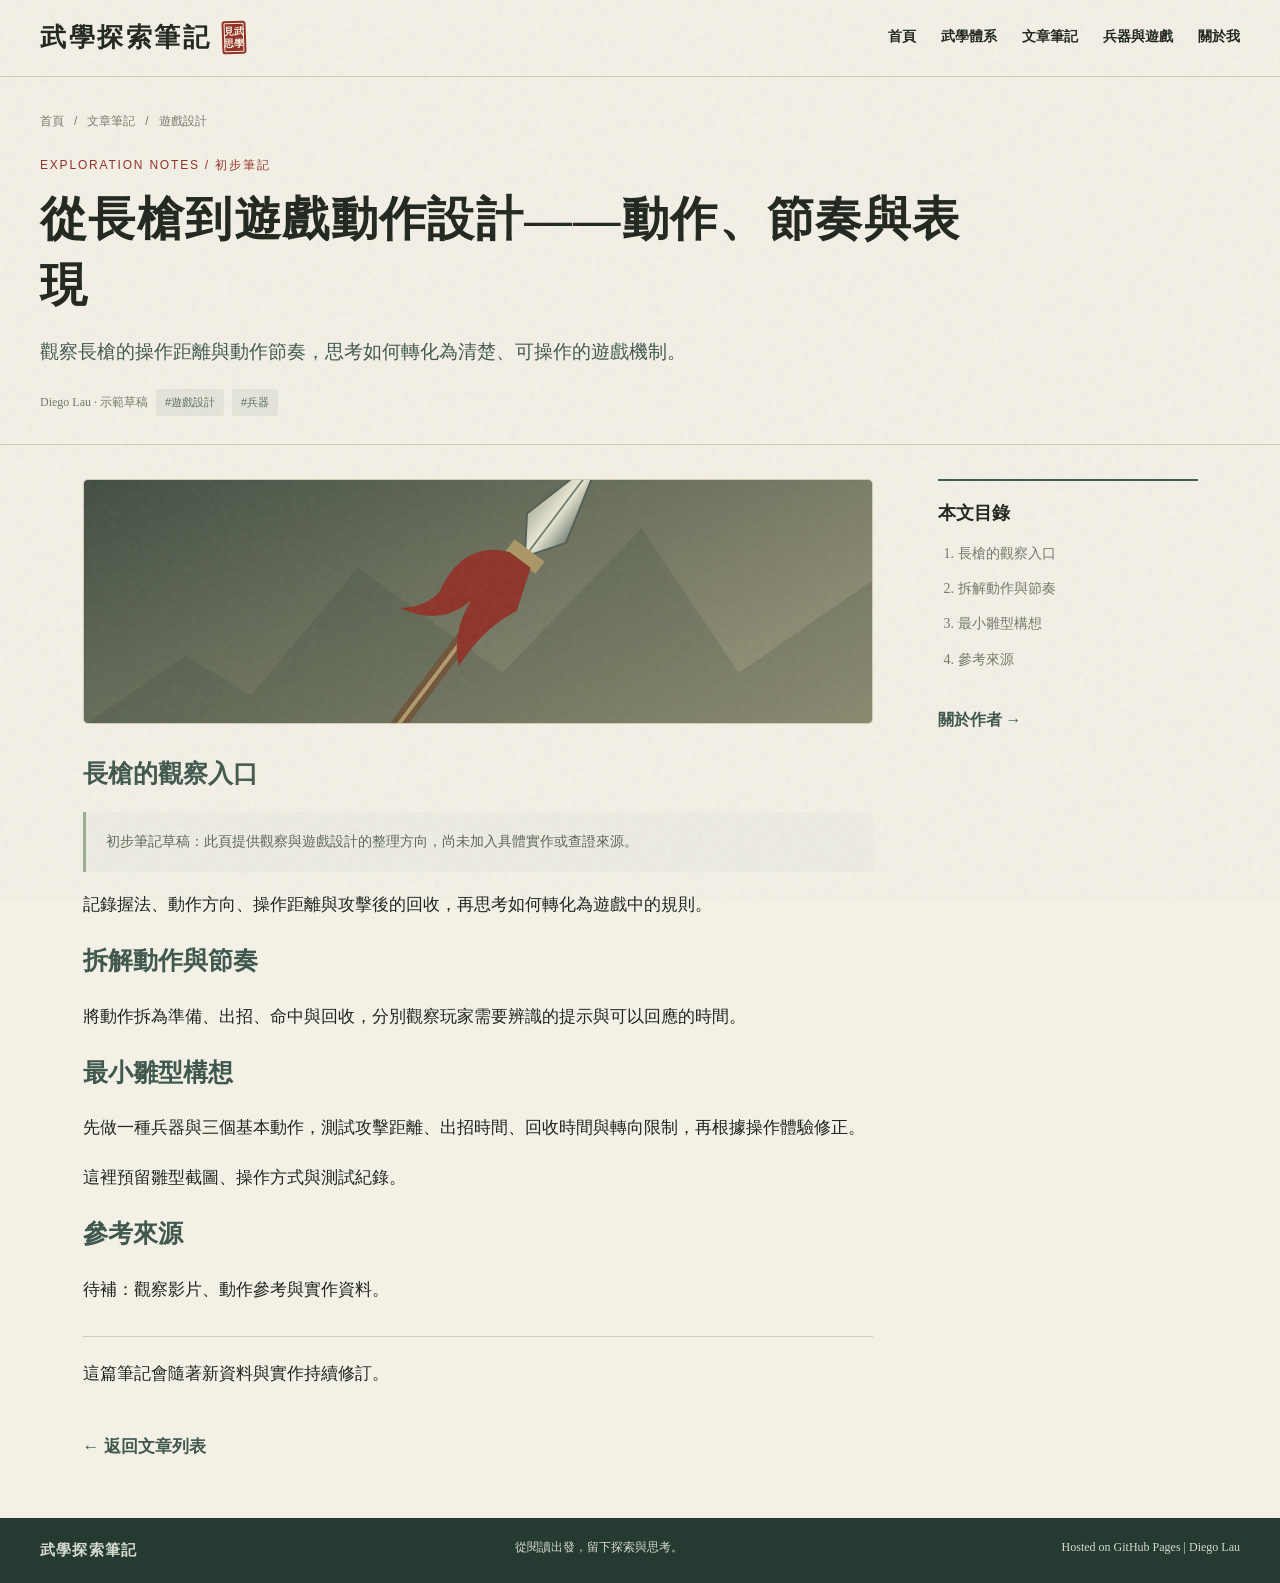
<file: wuxue/articles/spear-game-design.html>
<!DOCTYPE html>
<html lang="zh-Hant">
<head><script>document.documentElement.classList.add("js");</script><meta charset="UTF-8"><meta name="viewport" content="width=device-width, initial-scale=1"><meta name="theme-color" content="#40584d"><meta name="description" content="觀察長槍的操作距離與動作節奏，思考如何轉化為清楚、可操作的遊戲機制。"><title>從長槍到遊戲動作設計——動作、節奏與表現｜武學探索筆記</title><link rel="stylesheet" href="../style.css"></head>
<body><a class="skip" href="#main">跳至主要內容</a>
<header class="header"><div class="container header-inner"><a class="brand" href="../index.html"><span>武學探索筆記</span><span class="seal" aria-hidden="true">見武<br>思學</span></a><button class="menu" id="menu-toggle" type="button" aria-label="切換導覽選單" aria-controls="main-nav" aria-expanded="false">選單</button><nav class="nav" id="main-nav" aria-label="主要導覽"><a href="../index.html">首頁</a><a href="../index.html#topics">武學體系</a><a href="../index.html#recent">文章筆記</a><a href="../articles/spear-game-design.html">兵器與遊戲</a><a href="../about.html">關於我</a></nav></div></header>
<main id="main"><header class="page-intro"><div class="container"><nav class="breadcrumbs" aria-label="麵包屑"><a href="../index.html">首頁</a><span aria-hidden="true">/</span><a href="../index.html#recent">文章筆記</a><span aria-hidden="true">/</span><span aria-current="page">遊戲設計</span></nav><p class="eyebrow">EXPLORATION NOTES / 初步筆記</p><h1>從長槍到遊戲動作設計——動作、節奏與表現</h1><p class="lead">觀察長槍的操作距離與動作節奏，思考如何轉化為清楚、可操作的遊戲機制。</p><div class="article-info"><span>Diego Lau · 示範草稿</span><a class="tag" href="../index.html?tag=遊戲設計#recent">#遊戲設計</a><a class="tag" href="../index.html?tag=兵器#recent">#兵器</a></div></div></header><div class="container article-layout"><article class="article-body prose"><figure class="article-hero"><svg xmlns="http://www.w3.org/2000/svg" viewBox="0 0 420 200" preserveAspectRatio="xMidYMid slice" role="img" aria-label="帶有紅纓的長槍示意圖"><defs><linearGradient id="spear-bg" x2="1" y2="1"><stop stop-color="#36463b"/><stop offset="1" stop-color="#aaa284"/></linearGradient><linearGradient id="metal" x2="1" y2="0"><stop stop-color="#b2b7a5"/><stop offset=".5" stop-color="#ecead5"/><stop offset="1" stop-color="#7a847a"/></linearGradient></defs><rect width="420" height="200" fill="url(#spear-bg)"/><path d="m0 166 54-37 35 21 57-68 77 56 74-77 52 77 71-49v111H0z" fill="#34483a" opacity=".2"/><g transform="translate(211 108) rotate(37)"><path d="M-4-43h8v170h-8z" fill="#6f553a"/><path d="M-1-43h2v170h-2z" fill="#b19a6b"/><path d="M0-107-13-59 0-40 13-59z" fill="url(#metal)" stroke="#515d53"/><path d="M0-101v57" stroke="#718075"/><path d="M-10-44h20v8h-20z" fill="#aa9766"/><path d="M-8-37q-24 10-17 40-2 12-12 19 24-5 28-26 2 20 16 32-2-25 7-42l-8-23z" fill="#8e3429"/></g></svg></figure><section aria-labelledby="starting"><h2 id="starting">長槍的觀察入口</h2><p class="note">初步筆記草稿：此頁提供觀察與遊戲設計的整理方向，尚未加入具體實作或查證來源。</p><p>記錄握法、動作方向、操作距離與攻擊後的回收，再思考如何轉化為遊戲中的規則。</p></section><section aria-labelledby="rhythm"><h2 id="rhythm">拆解動作與節奏</h2><p>將動作拆為準備、出招、命中與回收，分別觀察玩家需要辨識的提示與可以回應的時間。</p></section><section aria-labelledby="prototype"><h2 id="prototype">最小雛型構想</h2><p>先做一種兵器與三個基本動作，測試攻擊距離、出招時間、回收時間與轉向限制，再根據操作體驗修正。</p><p>這裡預留雛型截圖、操作方式與測試紀錄。</p></section><section aria-labelledby="sources"><h2 id="sources">參考來源</h2><p>待補：觀察影片、動作參考與實作資料。</p></section><div class="article-bottom"><p>這篇筆記會隨著新資料與實作持續修訂。</p><a class="back-link" href="../index.html#recent">← 返回文章列表</a></div></article><aside class="toc" aria-label="文章目錄"><h2>本文目錄</h2><ol><li><a href="#starting">長槍的觀察入口</a></li><li><a href="#rhythm">拆解動作與節奏</a></li><li><a href="#prototype">最小雛型構想</a></li><li><a href="#sources">參考來源</a></li></ol><a class="back-link" href="../about.html">關於作者 →</a></aside></div></main>
<footer class="footer"><div class="container footer-inner"><a class="footer-brand" href="../index.html">武學探索筆記</a><span>從閱讀出發，留下探索與思考。</span><span>Hosted on GitHub Pages | <a href="../about.html">Diego Lau</a></span></div></footer>
<script>
const menu=document.getElementById('menu-toggle');
const nav=document.getElementById('main-nav');
function closeMenu(){nav.classList.remove('open');menu.setAttribute('aria-expanded','false');menu.textContent='選單';}
menu.addEventListener('click',()=>{const open=menu.getAttribute('aria-expanded')!=='true';nav.classList.toggle('open',open);menu.setAttribute('aria-expanded',String(open));menu.textContent=open?'關閉':'選單';});
nav.addEventListener('click',e=>{if(e.target.closest('a'))closeMenu();});
document.addEventListener('keydown',e=>{if(e.key==='Escape'&&nav.classList.contains('open')){closeMenu();menu.focus();}});
window.matchMedia('(min-width:801px)').addEventListener('change',e=>{if(e.matches)closeMenu();});
</script>
</body></html>
</file>
<file: wuxue/style.css>
/* 共用樣式：所有頁面都從此處維護。 */
:root{--paper:#f3f0e6;--ink:#20261e;--green:#40584d;--red:#912f24;--line:#d5cbb7;--muted:#74796b;--serif:"Noto Serif TC","Songti TC","PMingLiU",serif;--sans:"Microsoft JhengHei",sans-serif}
*{box-sizing:border-box}html{scroll-behavior:smooth;scroll-padding-top:28px}body{margin:0;background:var(--paper);color:var(--ink);font-family:var(--serif);line-height:1.8;min-height:100vh;display:flex;flex-direction:column}body:before{content:"";position:fixed;inset:0;pointer-events:none;z-index:20;opacity:.06;background-image:url("data:image/svg+xml,%3Csvg xmlns='http://www.w3.org/2000/svg' viewBox='0 0 180 180'%3E%3Cfilter id='n'%3E%3CfeTurbulence type='fractalNoise' baseFrequency='.8' numOctaves='3' stitchTiles='stitch'/%3E%3C/filter%3E%3Crect width='100%25' height='100%25' filter='url(%23n)'/%3E%3C/svg%3E")}main{flex:1}[hidden]{display:none!important}a{color:inherit;text-decoration:none}button,input{font:inherit}button{cursor:pointer}svg{display:block}a,button{touch-action:manipulation}a:focus-visible,button:focus-visible,input:focus-visible{outline:2px solid var(--red);outline-offset:4px}.container{width:min(1360px,calc(100% - 80px));margin-inline:auto}.skip{position:absolute;left:16px;top:-80px;z-index:40;padding:8px 16px;background:var(--green);color:white}.skip:focus{top:10px}.header{position:relative;z-index:10;background:#f3f0e6eF;border-bottom:1px solid var(--line)}.header-inner{display:flex;align-items:center;gap:24px;min-height:76px}.brand{display:flex;gap:10px;align-items:center;white-space:nowrap;font-size:26px;font-weight:900;letter-spacing:.1em}.seal{display:inline-grid;place-items:center;width:24px;height:33px;border-radius:3px;background:var(--red);color:#f7eddb;outline:1px solid #f7eddb;outline-offset:-3px;font-size:10px;line-height:1.2;letter-spacing:0;transform:rotate(-2deg)}.nav{display:flex;gap:25px;margin-left:auto}.nav a{display:flex;align-items:center;min-height:76px;font-size:14px;font-weight:700;border-bottom:2px solid transparent;transition:color .2s,border-color .2s}.nav a:hover,.nav a[aria-current=page]{color:var(--red);border-bottom-color:var(--red)}.menu{display:none;border:1px solid var(--line);background:transparent;padding:7px 12px;border-radius:4px;color:var(--green)}.hero{position:relative;overflow:hidden}.landscape{position:absolute;inset:0;width:100%;height:100%;pointer-events:none}.hero-inner{position:relative;display:grid;grid-template-columns:1.4fr 1fr;align-items:center;gap:35px;min-height:395px;padding-block:36px}.title-row{display:flex;align-items:center;gap:16px}h1{margin:0;font-weight:900;font-size:clamp(38px,4.5vw,66px);letter-spacing:.06em;line-height:1.4}.subtitle{font-size:24px;color:var(--green);font-weight:700;margin:14px 0}.hero-description{max-width:630px;font-size:18px;margin:0 0 24px}.brush-button{display:inline-flex;align-items:center;gap:20px;background:var(--green);color:#fff9ed;padding:9px 28px;border-radius:18px 4px 8px 15px;transition:transform .2s,background .2s}.brush-button:hover{transform:translateY(-3px);background:#2c4437}.scroll{width:100%;max-width:450px;justify-self:end;transform:rotate(-3deg);filter:drop-shadow(3px 6px 5px #392f2829)}.scroll svg{width:100%;height:auto}.map-node{cursor:pointer;transform-box:fill-box;transform-origin:center;transition:transform .25s,filter .25s}.map-node:hover,.map-node:focus{transform:scale(1.04);filter:url(#node-glow)}.map-hit{fill:transparent;stroke:transparent}.map-node:focus-visible{outline:none}.map-node:focus-visible .map-hit{stroke:var(--red);stroke-dasharray:3 3}.section{padding-block:24px 8px}.heading{display:flex;align-items:center;gap:22px;margin-bottom:20px}.heading h2{margin:0;font-size:28px;letter-spacing:.1em;white-space:nowrap}.rule{height:1px;flex:1;background:linear-gradient(90deg,#8a9580,#d6c8ad);position:relative}.rule:before{content:"◆";position:absolute;top:-11px;left:0;color:#8a9580;font-size:11px}.topics{display:grid;grid-template-columns:repeat(4,minmax(0,1fr));gap:16px}.topic{display:block;position:relative;border:1px solid var(--line);border-radius:6px;padding:22px 20px 28px;background:#faf8f044;overflow:hidden;transition:transform .25s,border-color .25s,box-shadow .25s}.topic:after{content:"";position:absolute;bottom:0;left:0;right:0;height:32px;opacity:.12;background:#6f8972;clip-path:polygon(0 45%,20% 14%,43% 82%,65% 30%,100% 65%,100% 100%,0 100%)}.topic-symbol{color:var(--green);font-size:28px;font-weight:700}.topic h3{font-size:18px;margin:5px 0}.topic:nth-child(2) h3{color:var(--red)}.topic p{font-size:14px;color:var(--muted);margin:0}.topic:hover,.article-card:hover,.article-card:focus-within{transform:translateY(-5px);border-color:#9bac91;box-shadow:0 10px 25px #37463718,0 0 0 1px #9bae9122}.recent{padding-bottom:50px}.search-form{display:flex;gap:10px;align-items:center;flex-wrap:wrap;margin-bottom:8px}.search-form label{font-size:14px;color:var(--green);font-weight:700}.search-form input{min-width:0;flex:1;max-width:440px;padding:10px 13px;border:1px solid var(--line);border-radius:4px;background:#faf8f0;font-family:var(--sans);font-size:14px}.clear{background:transparent;border:1px solid var(--line);padding:9px 14px;border-radius:4px;color:var(--green)}.status{font-size:12px;color:var(--muted);margin:8px 0 20px}.articles{display:grid;grid-template-columns:repeat(3,minmax(0,1fr));gap:22px}.article-card{border:1px solid var(--line);border-radius:6px;overflow:hidden;background:#faf8f066;display:flex;flex-direction:column;transition:transform .25s,border-color .25s,box-shadow .25s}.article-link{display:block}.visual{height:165px;overflow:hidden;background:#dce0d3}.visual svg{width:100%;height:100%;transition:transform .45s}.article-card:hover .visual svg,.article-card:focus-within .visual svg{transform:scale(1.045)}.card-copy{padding:18px 20px 8px}.card-copy h3{font-size:20px;line-height:1.6;margin:0 0 10px}.article-link:hover h3{color:var(--red)}.card-copy p{font-size:14px;color:var(--muted);margin:0}.meta{padding:12px 20px 20px;margin-top:auto;display:flex;gap:7px;align-items:center;flex-wrap:wrap;font-size:12px;color:var(--muted)}.meta time{margin-right:auto}.tag{display:inline-block;padding:3px 8px;border:1px solid transparent;border-radius:3px;background:#6e84701c;color:#596c5d;font-family:var(--sans);font-size:11px;line-height:1.7;transition:background .2s,border-color .2s}.tag:hover,.tag[aria-pressed=true]{border-color:#9ba990;background:#dce3d4}.empty{padding:28px;border:1px dashed var(--line);color:var(--muted);text-align:center}.footer{background:#253b32;color:#d6d9ce}.footer-inner{display:flex;justify-content:space-between;gap:16px;flex-wrap:wrap;padding-block:19px;font-size:12px}.footer-brand{font-size:15px;font-weight:700;letter-spacing:.08em}.footer a:hover{color:white}.page-intro{padding:34px 0 28px;border-bottom:1px solid var(--line)}.breadcrumbs{display:flex;gap:10px;flex-wrap:wrap;font-family:var(--sans);font-size:12px;color:var(--muted);margin:0 0 22px}.breadcrumbs a:hover{text-decoration:underline;color:var(--red)}.page-intro h1{font-size:clamp(32px,3.7vw,49px);max-width:960px;letter-spacing:.03em}.lead{max-width:800px;color:var(--green);font-size:19px;margin:16px 0 0}.eyebrow{color:var(--red);font-family:var(--sans);font-size:12px;letter-spacing:.15em;margin:0 0 10px}.about-grid{display:grid;grid-template-columns:1.1fr 1fr;gap:55px;padding-block:36px 50px}.prose h2{font-size:25px;color:var(--green);margin:30px 0 14px;scroll-margin-top:30px}.prose h2:first-child{margin-top:0}.prose h3{font-size:19px;margin:24px 0 10px}.prose p{margin:0 0 16px}.prose ul{padding-left:24px}.prose li{margin-bottom:8px}.note{border-left:3px solid #9cae93;background:#e8eadf80;padding:16px 20px;color:#5a6657;font-size:14px}.steps{list-style:none;padding:0 0 0 30px;margin:0;position:relative;counter-reset:step}.steps:before{content:"";position:absolute;left:12px;top:15px;bottom:30px;width:1px;background:#9ca695}.steps li{position:relative;padding:0 0 22px 18px;counter-increment:step}.steps li:before{content:counter(step);position:absolute;left:-30px;top:2px;border-radius:50%;width:25px;height:25px;background:#5d7064;color:white;text-align:center;font-size:14px;line-height:25px}.steps h3{margin:0 0 5px;font-size:18px}.steps p{font-size:14px;color:var(--muted);margin:0}.article-layout{display:grid;grid-template-columns:minmax(0,790px) minmax(200px,260px);gap:65px;justify-content:center;padding-block:34px 55px}.article-body{min-width:0;font-size:17px;line-height:1.95}.article-hero{height:245px;overflow:hidden;border:1px solid var(--line);border-radius:5px;margin:0 0 26px}.article-hero svg{width:100%;height:100%}.article-info{display:flex;align-items:center;flex-wrap:wrap;gap:8px;margin-top:20px;font-size:12px;color:var(--muted)}.article-info time{margin-right:10px}.toc{position:sticky;top:25px;align-self:start;border-top:2px solid var(--green);padding-top:16px}.toc h2{font-size:18px;margin:0 0 12px}.toc ol{padding-left:20px;margin:0;color:var(--muted);font-size:14px}.toc li{margin-bottom:10px}.toc a:hover{color:var(--red)}.back-link{display:inline-block;margin-top:24px;color:var(--green);font-weight:700}.back-link:hover{color:var(--red)}.article-bottom{margin-top:30px;padding-top:20px;border-top:1px solid var(--line)}
@media(max-width:1100px){.container{width:calc(100% - 48px)}.brand{font-size:23px}.nav{gap:16px}.nav a{font-size:12px}.subtitle{font-size:21px}.hero-description{font-size:16px}.topics{gap:12px}.topic{padding-inline:15px}.topic h3{font-size:16px}.article-layout{gap:35px;grid-template-columns:minmax(0,1fr) 220px}.meta time{flex-basis:100%}}
@media(max-width:800px){.header-inner{min-height:66px}.js .menu{display:block;margin-left:auto}.nav{display:grid;grid-template-columns:repeat(3,minmax(0,1fr));position:absolute;top:66px;left:0;right:0;padding:12px 24px;background:#f3f0e6;border-bottom:1px solid var(--line);box-shadow:0 10px 20px #23342914}.js .nav{display:none}.js .nav.open{display:grid;grid-template-columns:repeat(3,minmax(0,1fr));gap:4px 14px}.nav a{justify-content:center;min-height:42px;font-size:13px}.hero-inner{grid-template-columns:1fr;gap:28px;padding-block:30px}.scroll{justify-self:center;max-width:390px}.landscape{opacity:.6}.topics{grid-template-columns:repeat(2,minmax(0,1fr))}.about-grid{grid-template-columns:1fr;gap:30px}.article-layout{grid-template-columns:1fr;gap:25px}.toc{position:static;grid-row:1}.toc ol{display:flex;flex-wrap:wrap;gap:6px 26px}.toc li{margin:0}.card-copy{padding-inline:15px}.card-copy h3{font-size:17px}.meta{padding-inline:15px}}
@media(max-width:600px){.articles{grid-template-columns:1fr;gap:22px}.visual{height:170px}.card-copy{padding:18px 20px 8px}.card-copy h3{font-size:20px}.meta{padding-inline:20px}.meta time{flex-basis:auto}.search-form label{flex-basis:100%}.search-form input{max-width:none}.hero-description{font-size:15px}.article-hero{height:185px}}
@media(max-width:480px){.container{width:calc(100% - 36px)}.brand{font-size:20px;letter-spacing:.06em;gap:7px}.menu{font-size:12px;padding:6px 9px}.header-inner{gap:10px}h1{font-size:36px}.subtitle{font-size:18px}.title-row{gap:9px}.topic{min-height:195px;padding:15px 13px 25px}.topic h3{font-size:15px}.topic p{font-size:12px}.heading h2{font-size:24px}.heading{gap:15px}.lead{font-size:17px}.article-body{font-size:16px}.footer-inner{gap:9px}}
@media(prefers-reduced-motion:reduce){html{scroll-behavior:auto}*,*:before,*:after{transition:none!important;animation:none!important}}

@media(max-width:800px){html:not(.js) .header-inner{flex-wrap:wrap;padding-block:14px}html:not(.js) .nav{position:static;flex-basis:100%;margin:0;padding:0;border:0;box-shadow:none}}
</file>
